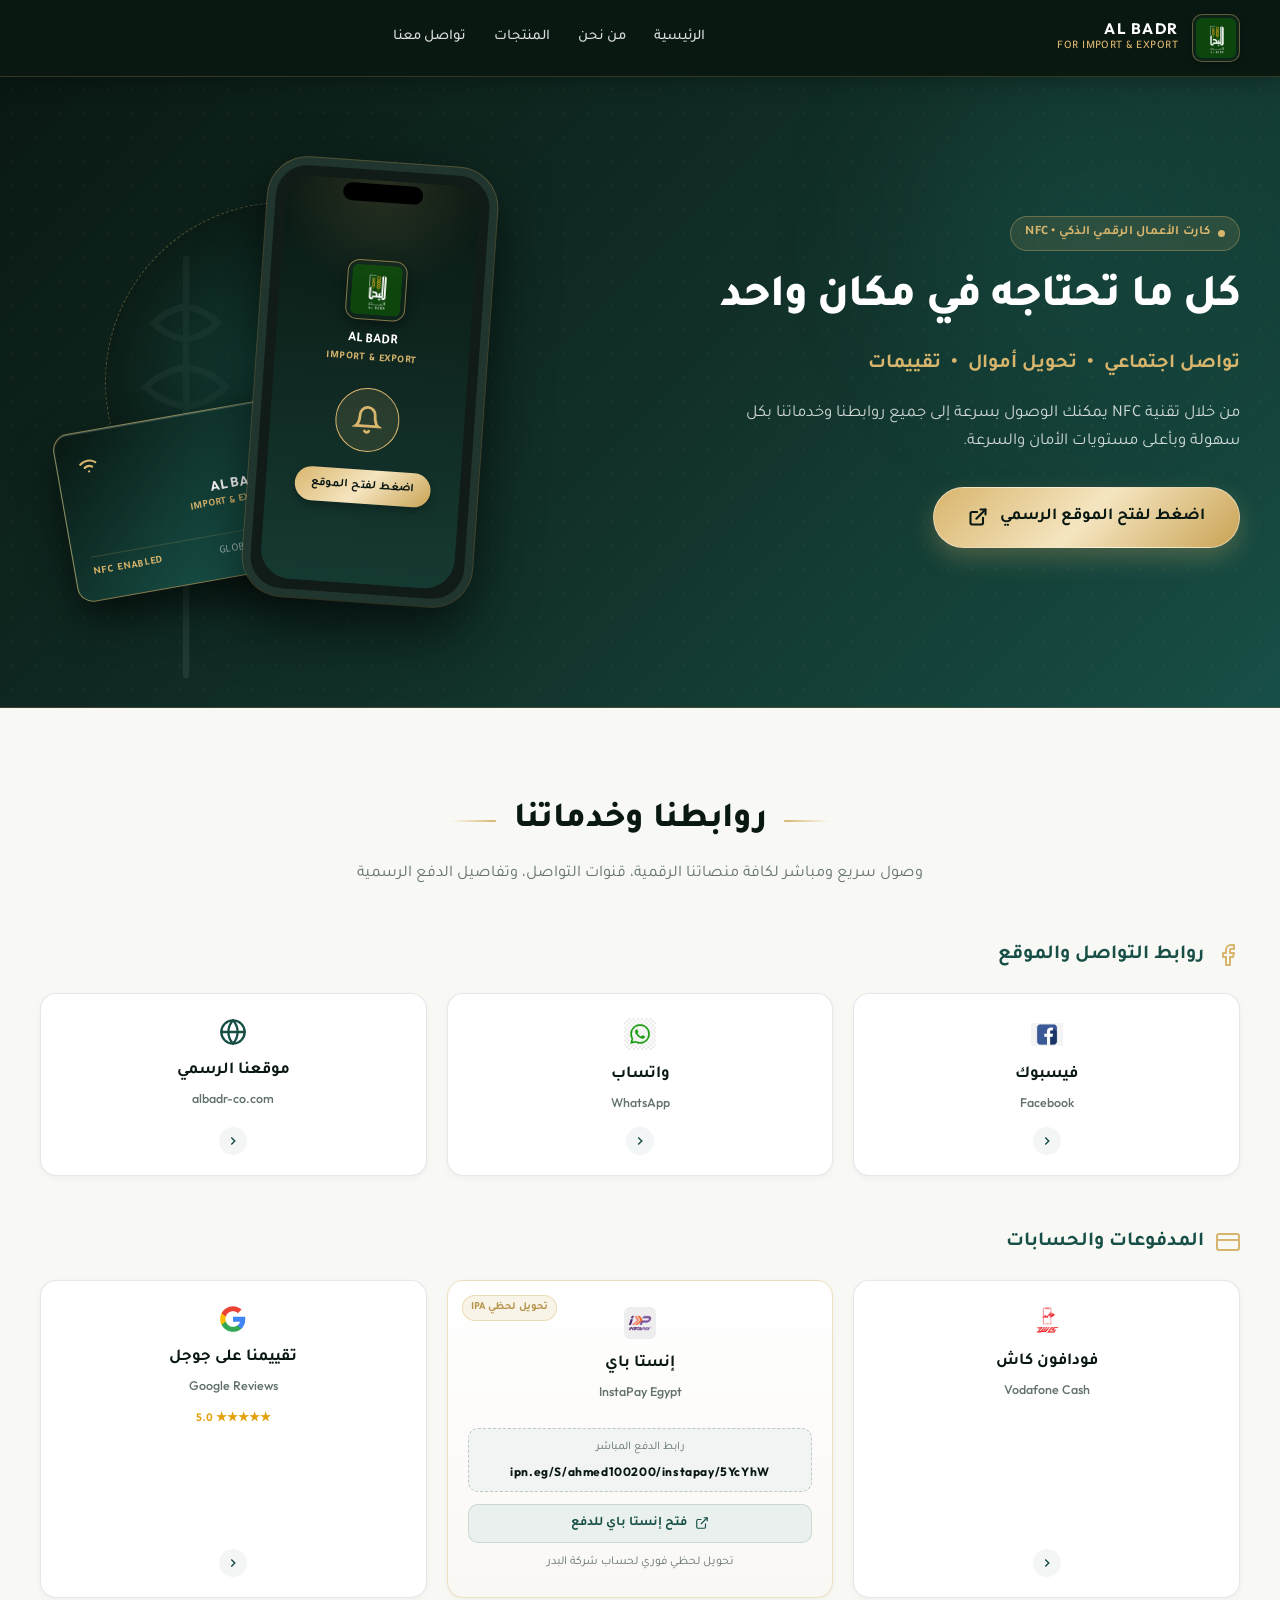
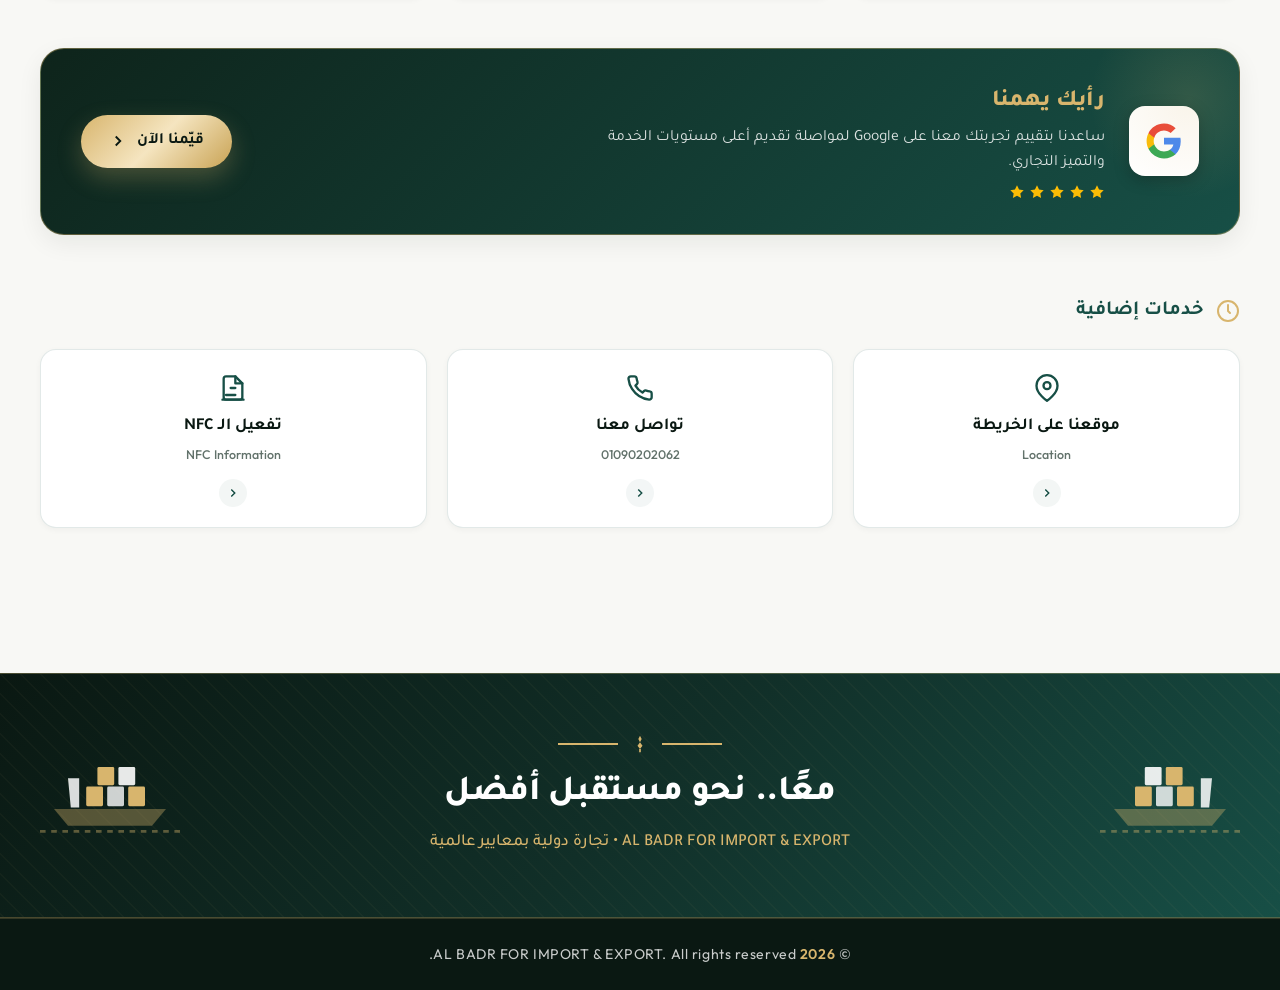
<file: index.html>
<!DOCTYPE html>
<html lang="ar" dir="rtl">
<head>
  <meta charset="UTF-8">
  <meta name="viewport" content="width=device-width, initial-scale=1.0">
  <title>AL BADR FOR IMPORT & EXPORT | كارت الأعمال الذكي NFC</title>
  <meta name="description" content="البطاقة الذكية لشركة البدر للاستيراد والتصدير - بلمسة واحدة عبر NFC للوصول إلى كافة قنوات التواصل، الخدمات، وسائل الدفع، والموقع الرسمي.">
  
  <!-- Favicon -->
  <link rel="icon" type="image/jpeg" href="logo.jpeg">
  
  <!-- Google Fonts: Tajawal (Arabic) + Outfit (Latin) -->
  <link rel="preconnect" href="https://fonts.googleapis.com">
  <link rel="preconnect" href="https://fonts.gstatic.com" crossorigin>
  <link href="https://fonts.googleapis.com/css2?family=Outfit:wght@400;500;600;700;800&family=Tajawal:wght@400;500;700;800;900&display=swap" rel="stylesheet">
  
  <!-- Stylesheet -->
  <link rel="stylesheet" href="style.css">
</head>
<body dir="rtl">

  <!-- ==========================================================================
       Header Section
       ========================================================================== -->
  <header class="site-header" id="mainHeader">
    <div class="container header-container">
      <!-- Brand Identity / Logo -->
      <div class="brand-identity" id="brandIdentity">
        <div class="brand-logo-frame">
          <img src="logo.jpeg" alt="شعار شركة البدر للاستيراد والتصدير" class="brand-logo-img">
        </div>
        <div class="brand-text">
          <span class="brand-name-en">AL BADR</span>
          <span class="brand-sub-tag" id="headerTagline">FOR IMPORT &amp; EXPORT</span>
        </div>
      </div>

      <!-- Navigation Links -->
      <nav class="header-nav" aria-label="التنقل الرئيسي">
        <a href="#hero" class="nav-link" id="navHome">الرئيسية</a>
        <a href="#services" class="nav-link" id="navAbout">من نحن</a>
        <a href="#services" class="nav-link" id="navProducts">المنتجات</a>
        <a href="#footer" class="nav-link" id="navContact">تواصل معنا</a>
      </nav>

      <!-- Mobile Toggle -->
      <div class="header-actions">
        <button type="button" class="hamburger-btn" id="mobileMenuBtn" aria-label="فتح القائمة">
          <span></span>
          <span></span>
          <span></span>
        </button>
      </div>
    </div>

    <!-- Mobile Navigation Drawer -->
    <div class="mobile-nav-drawer" id="mobileDrawer">
      <a href="#hero" class="mobile-nav-link" id="mobNavHome">الرئيسية</a>
      <a href="#services" class="mobile-nav-link" id="mobNavAbout">من نحن</a>
      <a href="#services" class="mobile-nav-link" id="mobNavProducts">المنتجات</a>
      <a href="#footer" class="mobile-nav-link" id="mobNavContact">تواصل معنا</a>
    </div>
  </header>

  <!-- ==========================================================================
       Hero Section
       ========================================================================== -->
  <section class="hero-section" id="hero">
    <!-- Visual background patterns -->
    <div class="hero-bg-overlay">
      <div class="hero-radial-glow"></div>
      <div class="hero-mesh-pattern"></div>
      <!-- Decorative wheat vector motif from Al Badr Logo -->
      <svg class="hero-wheat-pattern" viewBox="0 0 200 300" fill="none" xmlns="http://www.w3.org/2000/svg">
        <path d="M100 280V20M80 60C90 70 100 70 100 70C100 70 110 70 120 60C110 50 100 50 100 50C100 50 90 50 80 60ZM75 100C87 112 100 112 100 112C100 112 113 112 125 100C113 88 100 88 100 88C100 88 87 88 75 100ZM75 140C87 152 100 152 100 152C100 152 113 152 125 140C113 128 100 128 100 128C100 128 87 128 75 140ZM75 180C87 192 100 192 100 192C100 192 113 192 125 180C113 168 100 168 100 168C100 168 87 168 75 180Z" stroke="currentColor" stroke-width="4" stroke-linecap="round"/>
      </svg>
    </div>

    <div class="container hero-grid">
      <!-- Hero Content (Right in RTL) -->
      <div class="hero-content">
        <div class="hero-badge">
          <span class="hero-badge-dot"></span>
          <span id="heroBadgeText">كارت الأعمال الرقمي الذكي • NFC</span>
        </div>

        <h1 class="hero-title" id="heroTitle">
          كل ما تحتاجه في <span>مكان واحد</span>
        </h1>

        <div class="hero-subtitle" id="heroSubtitle">
          <span>تواصل اجتماعي</span>
          <span>•</span>
          <span>تحويل أموال</span>
          <span>•</span>
          <span>تقييمات</span>
        </div>

        <p class="hero-desc" id="heroDesc">
          من خلال تقنية NFC يمكنك الوصول بسرعة إلى جميع روابطنا وخدماتنا بكل سهولة وبأعلى مستويات الأمان والسرعة.
        </p>

        <div class="hero-cta-wrapper">
          <a href="https://albadr-co.com" target="_blank" rel="noopener noreferrer" class="btn-gold-cta" id="btnOfficialSiteCTA" aria-label="اضغط لفتح الموقع الرسمي">
            <span id="ctaBtnText">اضغط لفتح الموقع الرسمي</span>
            <svg viewBox="0 0 24 24" fill="none" stroke="currentColor" stroke-width="2.5" stroke-linecap="round" stroke-linejoin="round">
              <path d="M18 13v6a2 2 0 0 1-2 2H5a2 2 0 0 1-2-2V8a2 2 0 0 1 2-2h6"></path>
              <polyline points="15 3 21 3 21 9"></polyline>
              <line x1="10" y1="14" x2="21" y2="3"></line>
            </svg>
          </a>
        </div>
      </div>

      <!-- Hero Visual (Left in RTL): Realistic Smartphone & NFC Card Mockup -->
      <div class="hero-visual-wrapper">
        <div class="mockup-scene">
          <!-- Backdrop Cargo / Global Trade Orbit -->
          <div class="scene-backdrop"></div>

          <!-- Physical NFC Business Card Realistic Mockup -->
          <div class="nfc-card-mockup" id="nfcCardMockup">
            <div class="nfc-card-top">
              <div class="nfc-chip-icon"></div>
              <svg class="nfc-waves-icon" viewBox="0 0 24 24" fill="none" stroke="currentColor" stroke-width="2" stroke-linecap="round">
                <path d="M5 12.55a11 11 0 0 1 14.08 0"></path>
                <path d="M8.53 16.11a6 6 0 0 1 6.95 0"></path>
                <path d="M12 20h.01"></path>
              </svg>
            </div>

            <div class="nfc-card-middle">
              <div class="nfc-card-logo-mini">
                <img src="logo.jpeg" alt="Logo" class="brand-logo-img">
              </div>
              <div>
                <div class="nfc-card-title">AL BADR</div>
                <div style="font-size: 0.65rem; color: #D8B56D; font-weight:600;">IMPORT &amp; EXPORT</div>
              </div>
            </div>

            <div class="nfc-card-bottom">
              <span class="nfc-card-holder">GLOBAL TRADE CARD</span>
              <span class="nfc-badge-pill">NFC ENABLED</span>
            </div>
          </div>

          <!-- Smartphone Screen Mockup -->
          <div class="smartphone-mockup" id="phoneMockup">
            <div class="phone-island"></div>
            <div class="phone-screen">
              <div class="phone-logo-badge">
                <img src="logo.jpeg" alt="AL BADR" class="brand-logo-img">
              </div>
              <div class="phone-company-title">AL BADR</div>
              <div class="phone-company-sub">IMPORT &amp; EXPORT</div>

              <!-- Animated NFC Radar / Sensor -->
              <div class="phone-nfc-sensor" aria-hidden="true">
                <svg width="30" height="30" viewBox="0 0 24 24" fill="none" stroke="currentColor" stroke-width="2.2" stroke-linecap="round">
                  <path d="M6 8a6 6 0 0 1 12 0c0 7 3 9 3 9H3s3-2 3-9"></path>
                  <path d="M10.3 21a1.94 1.94 0 0 0 3.4 0"></path>
                </svg>
              </div>

              <div class="phone-prompt-text" id="phonePromptText">
                اضغط لفتح الموقع
              </div>
            </div>
          </div>
        </div>
      </div>
    </div>
  </section>

  <!-- ==========================================================================
       Links & Services Section (The Core Section)
       ========================================================================== -->
  <main class="services-section" id="services">
    <div class="container">
      
      <!-- Section Header -->
      <div class="section-header">
        <div class="section-title-wrap">
          <span class="title-line right"></span>
          <h2 class="section-main-title" id="secTitle">روابطنا وخدماتنا</h2>
          <span class="title-line"></span>
        </div>
        <p class="section-sub-desc" id="secSubDesc">
          وصول سريع ومباشر لكافة منصاتنا الرقمية، قنوات التواصل، وتفاصيل الدفع الرسمية
        </p>
      </div>

      <!-- 1. روابط التواصل الاجتماعي والموقع الرسمي -->
      <div class="category-block">
        <h3 class="category-heading">
          <svg class="category-heading-icon" viewBox="0 0 24 24" fill="none" stroke="currentColor" stroke-width="2" stroke-linecap="round" stroke-linejoin="round">
            <path d="M18 2h-3a5 5 0 0 0-5 5v3H7v4h3v8h4v-8h3l1-4h-4V7a1 1 0 0 1 1-1h3z"></path>
          </svg>
          <span id="catSocialTitle">روابط التواصل والموقع</span>
        </h3>

        <div class="services-grid services-grid-social">
          
          <!-- Card 1: فيسبوك -->
          <a href="https://www.facebook.com/share/1CD3wPYG4r/" target="_blank" rel="noopener noreferrer" class="service-card" data-brand="facebook" aria-label="فيسبوك">
            <div class="card-icon-frame">
              <img src="facebook.jpg" alt="Facebook" class="card-brand-img">
            </div>
            <div class="card-name-ar">فيسبوك</div>
            <div class="card-name-en">Facebook</div>
            <div class="card-arrow" aria-hidden="true">
              <svg viewBox="0 0 24 24" fill="none" stroke="currentColor" stroke-width="2.5"><polyline points="9 18 15 12 9 6"></polyline></svg>
            </div>
          </a>

          <!-- Card 2: واتساب -->
          <a href="https://wa.me/201090202062" target="_blank" rel="noopener noreferrer" class="service-card" data-brand="whatsapp" aria-label="واتساب">
            <div class="card-icon-frame">
              <img src="whatsapp.jpg" alt="WhatsApp" class="card-brand-img">
            </div>
            <div class="card-name-ar">واتساب</div>
            <div class="card-name-en">WhatsApp</div>
            <div class="card-arrow" aria-hidden="true">
              <svg viewBox="0 0 24 24" fill="none" stroke="currentColor" stroke-width="2.5"><polyline points="9 18 15 12 9 6"></polyline></svg>
            </div>
          </a>

          <!-- Card 3: الموقع الرسمي -->
          <a href="https://albadr-co.com" target="_blank" rel="noopener noreferrer" class="service-card" data-brand="official" aria-label="موقعنا الرسمي">
            <div class="card-icon-frame">
              <svg viewBox="0 0 24 24" fill="none" stroke="currentColor" stroke-width="2" stroke-linecap="round" stroke-linejoin="round">
                <circle cx="12" cy="12" r="10"></circle>
                <line x1="2" y1="12" x2="22" y2="12"></line>
                <path d="M12 2a15.3 15.3 0 0 1 4 10 15.3 15.3 0 0 1-4 10 15.3 15.3 0 0 1-4-10 15.3 15.3 0 0 1 4-10z"></path>
              </svg>
            </div>
            <div class="card-name-ar">موقعنا الرسمي</div>
            <div class="card-name-en">albadr-co.com</div>
            <div class="card-arrow" aria-hidden="true">
              <svg viewBox="0 0 24 24" fill="none" stroke="currentColor" stroke-width="2.5"><polyline points="9 18 15 12 9 6"></polyline></svg>
            </div>
          </a>

        </div>
      </div>

      <!-- 2. المدفوعات والتقييمات -->
      <div class="category-block">
        <h3 class="category-heading">
          <svg class="category-heading-icon" viewBox="0 0 24 24" fill="none" stroke="currentColor" stroke-width="2" stroke-linecap="round" stroke-linejoin="round">
            <rect x="1" y="4" width="22" height="16" rx="2" ry="2"></rect>
            <line x1="1" y1="10" x2="23" y2="10"></line>
          </svg>
          <span id="catPaymentTitle">المدفوعات والحسابات</span>
        </h3>

        <div class="services-grid services-grid-payments">
          
          <!-- Card 4: فودافون كاش -->
          <a href="vodafone.html" class="service-card" data-brand="vodafone" aria-label="فودافون كاش">
            <div class="card-icon-frame">
              <img src="vodafone.png" alt="Vodafone Cash" class="card-brand-img">
            </div>
            <div class="card-name-ar">فودافون كاش</div>
            <div class="card-name-en">Vodafone Cash</div>
            <div class="card-arrow" aria-hidden="true">
              <svg viewBox="0 0 24 24" fill="none" stroke="currentColor" stroke-width="2.5"><polyline points="9 18 15 12 9 6"></polyline></svg>
            </div>
          </a>

          <!-- Card 5: إنستا باي -->
          <div class="service-card payment-card-special" data-brand="instapay" aria-label="إنستا باي">
            <div class="payment-card-badge">تحويل لحظي IPA</div>
            <div class="card-icon-frame">
              <img src="InstaPay-Logo.webp" alt="InstaPay" class="card-brand-img">
            </div>
            <div class="card-name-ar">إنستا باي</div>
            <div class="card-name-en">InstaPay Egypt</div>
            
            <!-- Payment Data & Open Link Button -->
            <div class="payment-data-field">
              <span class="data-field-label">رابط الدفع المباشر</span>
              <span class="data-field-value" style="font-size:0.75rem; word-break:break-all;">ipn.eg/S/ahmed100200/instapay/5YcYhW</span>
            </div>
            <a href="https://ipn.eg/S/ahmed100200/instapay/5YcYhW" target="_blank" rel="noopener noreferrer" class="payment-copy-btn btn-instapay-action" aria-label="فتح إنستا باي للدفع">
              <svg width="14" height="14" viewBox="0 0 24 24" fill="none" stroke="currentColor" stroke-width="2">
                <path d="M18 13v6a2 2 0 0 1-2 2H5a2 2 0 0 1-2-2V8a2 2 0 0 1 2-2h6"></path>
                <polyline points="15 3 21 3 21 9"></polyline>
                <line x1="10" y1="14" x2="21" y2="3"></line>
              </svg>
              <span>فتح إنستا باي للدفع</span>
            </a>
            <div class="payment-instructions-text">
              تحويل لحظي فوري لحساب شركة البدر
            </div>
          </div>

          <!-- Card 6: تقييمنا على جوجل (Card View) -->
          <a href="https://g.page/r/CVrJLBZkpfQ6EBM/review" target="_blank" rel="noopener noreferrer" class="service-card" data-brand="reviews" aria-label="تقييمنا على جوجل">
            <div class="card-icon-frame">
              <svg viewBox="0 0 24 24">
                <path fill="#4285F4" d="M22.56 12.25c0-.78-.07-1.53-.2-2.25H12v4.26h5.92c-.26 1.37-1.04 2.53-2.21 3.31v2.77h3.57c2.08-1.92 3.28-4.74 3.28-8.09z"/>
                <path fill="#34A853" d="M12 23c2.97 0 5.46-.98 7.28-2.66l-3.57-2.77c-.98.66-2.23 1.06-3.71 1.06-2.86 0-5.29-1.93-6.16-4.53H2.18v2.84C3.99 20.53 7.7 23 12 23z"/>
                <path fill="#FBBC05" d="M5.84 14.09c-.22-.66-.35-1.36-.35-2.09s.13-1.43.35-2.09V7.06H2.18C1.43 8.55 1 10.22 1 12s.43 3.45 1.18 4.94l2.85-2.22.81-.63z"/>
                <path fill="#EA4335" d="M12 5.38c1.62 0 3.06.56 4.21 1.64l3.15-3.15C17.45 2.09 14.97 1 12 1 7.7 1 3.99 3.47 2.18 7.06l3.66 2.84c.87-2.6 3.3-4.52 6.16-4.52z"/>
              </svg>
            </div>
            <div class="card-name-ar">تقييمنا على جوجل</div>
            <div class="card-name-en">Google Reviews</div>
            <div style="font-size: 0.75rem; color: #E3A008; font-weight: 700; margin-bottom: 8px;">★★★★★ 5.0</div>
            <div class="card-arrow" aria-hidden="true">
              <svg viewBox="0 0 24 24" fill="none" stroke="currentColor" stroke-width="2.5"><polyline points="9 18 15 12 9 6"></polyline></svg>
            </div>
          </a>

        </div>
      </div>

      <!-- Feature Card: رأيك يهمنا (Dedicated Highlight Box) -->
      <div class="reviews-feature-container">
        <div class="reviews-feature-card">
          <div class="reviews-content-side">
            <div class="google-icon-box">
              <svg viewBox="0 0 24 24">
                <path fill="#4285F4" d="M22.56 12.25c0-.78-.07-1.53-.2-2.25H12v4.26h5.92c-.26 1.37-1.04 2.53-2.21 3.31v2.77h3.57c2.08-1.92 3.28-4.74 3.28-8.09z"/>
                <path fill="#34A853" d="M12 23c2.97 0 5.46-.98 7.28-2.66l-3.57-2.77c-.98.66-2.23 1.06-3.71 1.06-2.86 0-5.29-1.93-6.16-4.53H2.18v2.84C3.99 20.53 7.7 23 12 23z"/>
                <path fill="#FBBC05" d="M5.84 14.09c-.22-.66-.35-1.36-.35-2.09s.13-1.43.35-2.09V7.06H2.18C1.43 8.55 1 10.22 1 12s.43 3.45 1.18 4.94l2.85-2.22.81-.63z"/>
                <path fill="#EA4335" d="M12 5.38c1.62 0 3.06.56 4.21 1.64l3.15-3.15C17.45 2.09 14.97 1 12 1 7.7 1 3.99 3.47 2.18 7.06l3.66 2.84c.87-2.6 3.3-4.52 6.16-4.52z"/>
              </svg>
            </div>
            <div class="reviews-text-wrap">
              <h3 id="revTitle">رأيك يهمنا</h3>
              <p id="revDesc">ساعدنا بتقييم تجربتك معنا على Google لمواصلة تقديم أعلى مستويات الخدمة والتميز التجاري.</p>
              <div class="reviews-stars" aria-label="تقييم 5 نجوم">
                <svg viewBox="0 0 24 24"><polygon points="12 2 15.09 8.26 22 9.27 17 14.14 18.18 21.02 12 17.77 5.82 21.02 7 14.14 2 9.27 8.91 8.26 12 2"/></svg>
                <svg viewBox="0 0 24 24"><polygon points="12 2 15.09 8.26 22 9.27 17 14.14 18.18 21.02 12 17.77 5.82 21.02 7 14.14 2 9.27 8.91 8.26 12 2"/></svg>
                <svg viewBox="0 0 24 24"><polygon points="12 2 15.09 8.26 22 9.27 17 14.14 18.18 21.02 12 17.77 5.82 21.02 7 14.14 2 9.27 8.91 8.26 12 2"/></svg>
                <svg viewBox="0 0 24 24"><polygon points="12 2 15.09 8.26 22 9.27 17 14.14 18.18 21.02 12 17.77 5.82 21.02 7 14.14 2 9.27 8.91 8.26 12 2"/></svg>
                <svg viewBox="0 0 24 24"><polygon points="12 2 15.09 8.26 22 9.27 17 14.14 18.18 21.02 12 17.77 5.82 21.02 7 14.14 2 9.27 8.91 8.26 12 2"/></svg>
              </div>
            </div>
          </div>
          <a href="https://g.page/r/CVrJLBZkpfQ6EBM/review" target="_blank" rel="noopener noreferrer" class="btn-review-cta" id="btnReviewCTA" aria-label="قيّمنا الآن على جوجل">
            <span id="revBtnText">قيّمنا الآن</span>
            <svg width="18" height="18" viewBox="0 0 24 24" fill="none" stroke="currentColor" stroke-width="2.5"><polyline points="9 18 15 12 9 6"></polyline></svg>
          </a>
        </div>
      </div>

      <!-- 3. خدمات إضافية -->
      <div class="category-block">
        <h3 class="category-heading">
          <svg class="category-heading-icon" viewBox="0 0 24 24" fill="none" stroke="currentColor" stroke-width="2" stroke-linecap="round" stroke-linejoin="round">
            <circle cx="12" cy="12" r="10"></circle>
            <polyline points="12 6 12 12 14 14"></polyline>
          </svg>
          <span id="catExtraTitle">خدمات إضافية</span>
        </h3>

        <div class="services-grid services-grid-extra">
          
          <!-- Card 7: موقعنا على الخريطة -->
          <a href="https://maps.app.goo.gl/iHnxEnMg4FUuf2rY8" target="_blank" rel="noopener noreferrer" class="service-card" data-brand="maps" aria-label="موقعنا على الخريطة">
            <div class="card-icon-frame">
              <svg viewBox="0 0 24 24" fill="none" stroke="currentColor" stroke-width="2" stroke-linecap="round" stroke-linejoin="round">
                <path d="M21 10c0 7-9 13-9 13s-9-6-9-13a9 9 0 0 1 18 0z"></path>
                <circle cx="12" cy="10" r="3"></circle>
              </svg>
            </div>
            <div class="card-name-ar">موقعنا على الخريطة</div>
            <div class="card-name-en">Location</div>
            <div class="card-arrow" aria-hidden="true">
              <svg viewBox="0 0 24 24" fill="none" stroke="currentColor" stroke-width="2.5"><polyline points="9 18 15 12 9 6"></polyline></svg>
            </div>
          </a>

          <!-- Card 8: تواصل معنا -->
          <a href="tel:01090202062" class="service-card" data-brand="contact" aria-label="تواصل معنا">
            <div class="card-icon-frame">
              <svg viewBox="0 0 24 24" fill="none" stroke="currentColor" stroke-width="2" stroke-linecap="round" stroke-linejoin="round">
                <path d="M22 16.92v3a2 2 0 0 1-2.18 2 19.79 19.79 0 0 1-8.63-3.07 19.5 19.5 0 0 1-6-6 19.79 19.79 0 0 1-3.07-8.67A2 2 0 0 1 4.11 2h3a2 2 0 0 1 2 1.72 12.84 12.84 0 0 0 .7 2.81 2 2 0 0 1-.45 2.11L8.09 9.91a16 16 0 0 0 6 6l1.27-1.27a2 2 0 0 1 2.11-.45 12.84 12.84 0 0 0 2.81.7A2 2 0 0 1 22 16.92z"></path>
              </svg>
            </div>
            <div class="card-name-ar">تواصل معنا</div>
            <div class="card-name-en">01090202062</div>
            <div class="card-arrow" aria-hidden="true">
              <svg viewBox="0 0 24 24" fill="none" stroke="currentColor" stroke-width="2.5"><polyline points="9 18 15 12 9 6"></polyline></svg>
            </div>
          </a>

          <!-- Card 9: تفعيل الـ NFC وفتح الموقع -->
          <a href="https://albadr-co.com" target="_blank" rel="noopener noreferrer" class="service-card" data-brand="nfc-info" aria-label="تفعيل الـ NFC وفتح الموقع">
            <div class="card-icon-frame">
              <svg viewBox="0 0 24 24" fill="none" stroke="currentColor" stroke-width="2" stroke-linecap="round" stroke-linejoin="round">
                <path d="M6 18h8"></path>
                <path d="M3 22h18"></path>
                <path d="M14 2H6a2 2 0 0 0-2 2v16a2 2 0 0 0 2 2h12a2 2 0 0 0 2-2V8z"></path>
                <polyline points="14 2 14 8 20 8"></polyline>
                <line x1="10" y1="12" x2="14" y2="12"></line>
              </svg>
            </div>
            <div class="card-name-ar">تفعيل الـ NFC</div>
            <div class="card-name-en">NFC Information</div>
            <div class="card-arrow" aria-hidden="true">
              <svg viewBox="0 0 24 24" fill="none" stroke="currentColor" stroke-width="2.5"><polyline points="9 18 15 12 9 6"></polyline></svg>
            </div>
          </a>

        </div>
      </div>

    </div>
  </main>

  <!-- ==========================================================================
       Closing Banner Section
       ========================================================================== -->
  <section class="closing-banner-section" aria-label="بانر ختامي">
    <div class="banner-backdrop-pattern"></div>
    <div class="container banner-inner-layout">
      <!-- Cargo Vessel / International Shipping Artwork -->
      <div class="banner-cargo-art" aria-hidden="true">
        <svg viewBox="0 0 100 60" fill="currentColor">
          <!-- Stylized Cargo Container Ship -->
          <path d="M10 40 L90 40 L80 52 L20 52 Z" opacity="0.9"/>
          <rect x="25" y="24" width="12" height="14" rx="1" fill="#D8B56D"/>
          <rect x="40" y="24" width="12" height="14" rx="1" fill="#FFFFFF" opacity="0.8"/>
          <rect x="55" y="24" width="12" height="14" rx="1" fill="#D8B56D"/>
          <rect x="32" y="10" width="12" height="13" rx="1" fill="#FFFFFF" opacity="0.9"/>
          <rect x="47" y="10" width="12" height="13" rx="1" fill="#D8B56D"/>
          <path d="M72 18 L80 18 L78 39 L72 39 Z" fill="#FFFFFF" opacity="0.85"/>
          <line x1="0" y1="56" x2="100" y2="56" stroke="currentColor" stroke-width="2" stroke-dasharray="4 4"/>
        </svg>
      </div>

      <!-- Center Text -->
      <div class="banner-text-content">
        <div class="banner-decorative-line">
          <span class="banner-line-gold"></span>
          <svg class="banner-wheat-icon" viewBox="0 0 24 24" fill="currentColor">
            <path d="M12 2L14 6L12 10L10 6Z M12 10L15 14L12 18L9 14Z M11 18H13V22H11Z"/>
          </svg>
          <span class="banner-line-gold"></span>
        </div>
        <h2 class="banner-headline" id="bannerHeadline">معًا.. نحو مستقبل أفضل</h2>
        <div class="banner-subheadline" id="bannerSubHeadline">AL BADR FOR IMPORT &amp; EXPORT • تجارة دولية بمعايير عالمية</div>
      </div>

      <!-- Balanced Side Cargo Artwork -->
      <div class="banner-cargo-art" aria-hidden="true" style="transform: scaleX(-1);">
        <svg viewBox="0 0 100 60" fill="currentColor">
          <path d="M10 40 L90 40 L80 52 L20 52 Z" opacity="0.9"/>
          <rect x="25" y="24" width="12" height="14" rx="1" fill="#D8B56D"/>
          <rect x="40" y="24" width="12" height="14" rx="1" fill="#FFFFFF" opacity="0.8"/>
          <rect x="55" y="24" width="12" height="14" rx="1" fill="#D8B56D"/>
          <rect x="32" y="10" width="12" height="13" rx="1" fill="#FFFFFF" opacity="0.9"/>
          <rect x="47" y="10" width="12" height="13" rx="1" fill="#D8B56D"/>
          <path d="M72 18 L80 18 L78 39 L72 39 Z" fill="#FFFFFF" opacity="0.85"/>
          <line x1="0" y1="56" x2="100" y2="56" stroke="currentColor" stroke-width="2" stroke-dasharray="4 4"/>
        </svg>
      </div>
    </div>
  </section>

  <!-- ==========================================================================
       Footer Section (Minimal Copyright Only)
       ========================================================================== -->
  <footer class="site-footer" id="footer">
    <div class="container footer-minimal-container">
      <div class="copyright-text">
        &copy; <span id="currentYear">2026</span> AL BADR FOR IMPORT &amp; EXPORT. All rights reserved.
      </div>
    </div>
  </footer>

  <!-- Script logic -->
  <script type="module" src="app.js"></script>
</body>
</html>
</file>
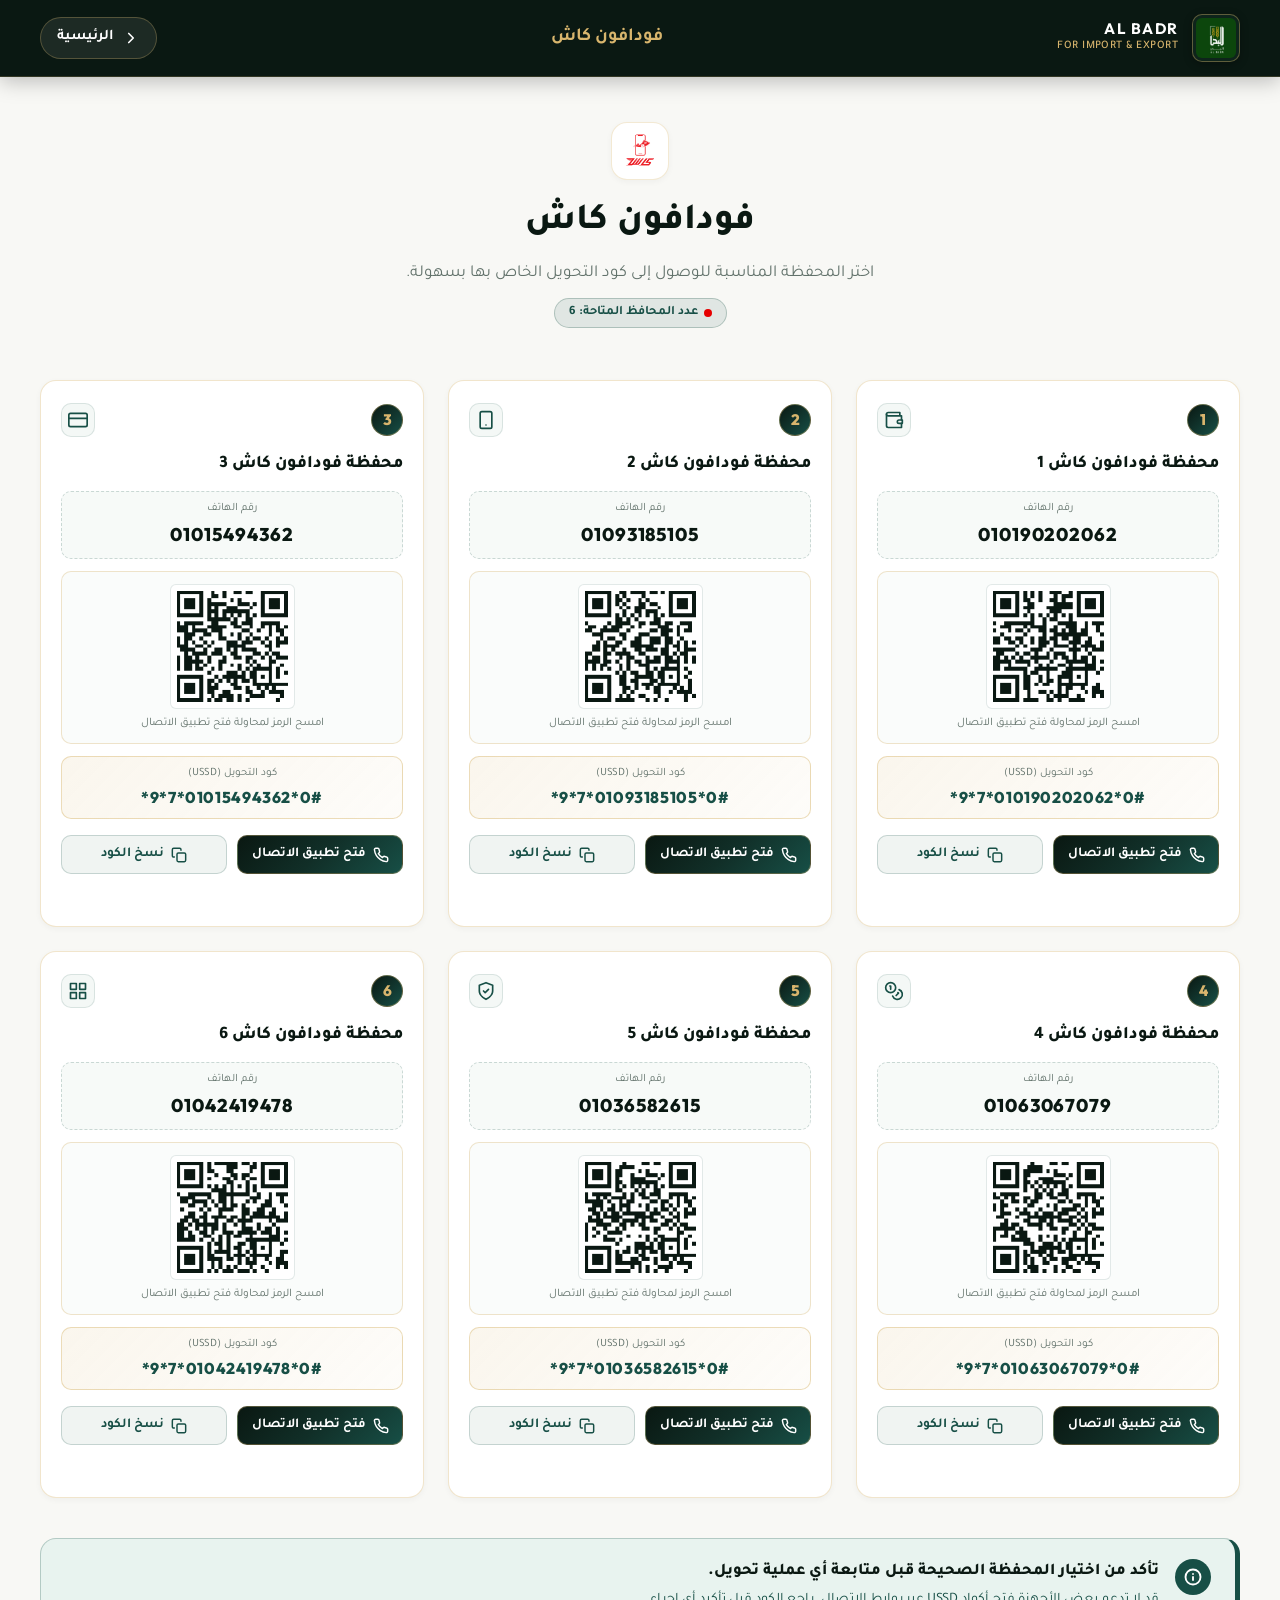
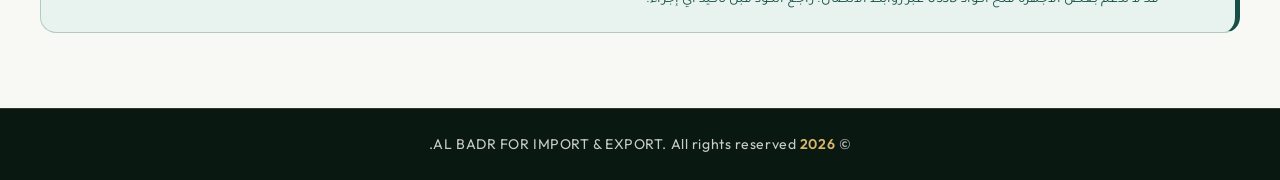
<file: vodafone.html>
<!DOCTYPE html>
<html lang="ar" dir="rtl">
<head>
  <meta charset="UTF-8">
  <meta name="viewport" content="width=device-width, initial-scale=1.0">
  <title>AL BADR FOR IMPORT & EXPORT | فودافون كاش</title>
  <meta name="description" content="محافظ فودافون كاش لشركة البدر للاستيراد والتصدير.">

  <link rel="icon" type="image/jpeg" href="logo.jpeg">
  <link rel="preconnect" href="https://fonts.googleapis.com">
  <link rel="preconnect" href="https://fonts.gstatic.com" crossorigin>
  <link href="https://fonts.googleapis.com/css2?family=Outfit:wght@400;500;600;700;800&family=Tajawal:wght@400;500;700;800;900&display=swap" rel="stylesheet">
  <link rel="stylesheet" href="style.css">

  <script src="qrcode.min.js"></script>
  <script>
    if (typeof QRCode === "undefined") {
      document.write('<script src="https://cdnjs.cloudflare.com/ajax/libs/qrcodejs/1.0.0/qrcode.min.js"><\/script>');
    }
  </script>

  <style>
    .subpage-header-container {
      display:flex; align-items:center; justify-content:space-between; height:76px;
    }
    .btn-back-home {
      display:inline-flex; align-items:center; gap:8px; color:var(--color-white);
      font-size:.92rem; font-weight:600; padding:8px 16px;
      border-radius:var(--radius-full); background:rgba(255,255,255,.08);
      border:1px solid rgba(216,181,109,.3); transition:all var(--transition-fast);
      cursor:pointer; text-decoration:none;
    }
    .btn-back-home:hover {
      background:var(--color-accent-gold); color:var(--color-primary-dark);
      border-color:var(--color-accent-gold); transform:translateX(3px);
    }
    .btn-back-home svg {width:18px;height:18px}
    .header-subpage-title {
      font-size:1.15rem;font-weight:700;color:var(--color-accent-gold);
    }
    .vodafone-page-main {padding:45px 0 75px;min-height:calc(100vh - 150px)}
    .vodafone-header-block {text-align:center;max-width:720px;margin:0 auto 40px}
    .vodafone-top-icon-box {
      width:58px;height:58px;margin:0 auto 14px;background:#fff;
      border-radius:var(--radius-md);box-shadow:var(--shadow-sm);
      border:1px solid rgba(216,181,109,.3);display:flex;
      align-items:center;justify-content:center;padding:8px;
    }
    .vodafone-top-icon-box img {width:100%;height:100%;object-fit:contain}
    .vodafone-badge-count {
      display:inline-flex;align-items:center;gap:6px;
      background:rgba(23,79,70,.1);border:1px solid rgba(23,79,70,.25);
      color:var(--color-secondary-green);font-size:.8rem;font-weight:700;
      padding:4px 14px;border-radius:var(--radius-full);margin-bottom:12px;
    }
    .vodafone-badge-count-dot {width:8px;height:8px;border-radius:50%;background:#e60000}
    .vodafone-main-heading {
      font-size:2.3rem;font-weight:800;color:var(--color-primary-dark);margin-bottom:8px;
    }
    .vodafone-desc-text {font-size:1.05rem;color:var(--color-text-muted);line-height:1.6}
    .wallets-grid {
      display:grid;grid-template-columns:repeat(3,minmax(0,1fr));
      gap:24px;margin-bottom:40px;
    }
    .wallet-card {
      background:var(--color-white);border:1px solid rgba(216,181,109,.35);
      border-radius:var(--radius-md);padding:22px 20px;display:flex;
      flex-direction:column;position:relative;box-shadow:var(--shadow-sm);
      transition:transform var(--transition-smooth),box-shadow var(--transition-smooth),border-color var(--transition-smooth);
      min-width:0;
    }
    .wallet-card:hover {
      transform:translateY(-4px);box-shadow:var(--shadow-md);
      border-color:var(--color-accent-gold);
    }
    .wallet-card-header {display:flex;align-items:center;justify-content:space-between;margin-bottom:14px}
    .wallet-serial-badge {
      width:32px;height:32px;border-radius:50%;
      background:linear-gradient(135deg,#0A1812,#174F46);
      color:var(--color-accent-gold);font-weight:800;font-size:.95rem;
      font-family:var(--font-latin);display:flex;align-items:center;justify-content:center;
      border:1px solid rgba(216,181,109,.4);
    }
    .wallet-icon-holder {
      width:34px;height:34px;border-radius:var(--radius-sm);background:#F4F8F6;
      border:1px solid rgba(23,79,70,.12);display:flex;align-items:center;
      justify-content:center;color:var(--color-secondary-green);
    }
    .wallet-icon-holder svg {width:20px;height:20px}
    .wallet-title {
      font-size:1.1rem;font-weight:800;color:var(--color-primary-dark);margin-bottom:12px;
    }
    .wallet-data-row {
      background:#F7FAF8;border:1px dashed rgba(23,79,70,.2);
      border-radius:var(--radius-sm);padding:8px 12px;margin-bottom:12px;text-align:center;
    }
    .wallet-data-label {
      font-size:.7rem;color:var(--color-text-muted);margin-bottom:2px;display:block;
    }
    .wallet-phone-val {
      font-family:var(--font-latin);font-size:1.15rem;font-weight:800;
      color:var(--color-primary-dark);letter-spacing:.05em;direction:ltr;display:block;
    }
    .wallet-qr-wrapper {
      background:#FAFCFB;border:1px solid rgba(216,181,109,.35);
      border-radius:var(--radius-sm);padding:12px 10px 10px;display:flex;
      flex-direction:column;align-items:center;justify-content:center;margin-bottom:12px;
    }
    .wallet-qr-box {
      width:125px;height:125px;box-sizing:border-box;background:#fff;padding:6px;
      border-radius:6px;border:1px solid rgba(23,79,70,.12);
      display:flex;align-items:center;justify-content:center;overflow:hidden;
    }
    .wallet-qr-box canvas,.wallet-qr-box img {
      display:block;max-width:100%;max-height:100%;width:100%;height:100%;object-fit:contain;
    }
    .wallet-qr-caption {font-size:.72rem;color:var(--color-text-muted);margin-top:6px}
    .wallet-code-row {
      background:linear-gradient(135deg,rgba(216,181,109,.12),rgba(216,181,109,.04));
      border:1px solid rgba(216,181,109,.45);border-radius:var(--radius-sm);
      padding:8px 12px;margin-bottom:16px;text-align:center;
    }
    .wallet-code-val {
      font-family:var(--font-latin);font-size:.98rem;font-weight:800;
      color:var(--color-secondary-green);letter-spacing:.04em;direction:ltr;
      display:block;overflow-wrap:anywhere;
    }
    .wallet-actions-group {margin-top:auto;display:flex;gap:10px}
    .btn-wallet-action {
      flex:1;min-width:0;display:inline-flex;align-items:center;justify-content:center;
      gap:7px;font-family:inherit;font-size:.85rem;font-weight:700;padding:10px 8px;
      border-radius:var(--radius-sm);transition:all var(--transition-fast);
      cursor:pointer;user-select:none;
    }
    .btn-wallet-action:disabled {opacity:.65;cursor:wait}
    .btn-wallet-call {
      background:var(--gradient-hero);color:var(--color-white);
      border:1px solid rgba(216,181,109,.35);
    }
    .btn-wallet-call:hover {background:var(--gradient-gold);color:var(--color-primary-dark)}
    .btn-wallet-copy {background:#F0F4F2;color:var(--color-secondary-green);border:1px solid rgba(23,79,70,.2)}
    .btn-wallet-copy:hover {background:#E0ECE8;color:var(--color-primary-dark)}
    .btn-wallet-action svg {width:16px;height:16px;flex-shrink:0}
    .wallet-feedback {
      font-size:.82rem;font-weight:700;text-align:center;margin-top:10px;
      min-height:20px;color:var(--color-secondary-green);
    }
    .wallet-feedback.error {color:#b42318}
    .vodafone-notice-box {
      background:#E8F3EF;border:1px solid rgba(23,79,70,.25);
      border-right:5px solid var(--color-secondary-green);border-radius:var(--radius-md);
      padding:20px 24px;display:flex;align-items:flex-start;gap:16px;
    }
    .notice-icon-box {
      width:36px;height:36px;border-radius:50%;background:var(--color-secondary-green);
      color:var(--color-white);display:flex;align-items:center;justify-content:center;flex-shrink:0;
    }
    .notice-icon-box svg {width:18px;height:18px}
    .notice-text-content h4 {font-size:1.02rem;font-weight:800;color:var(--color-primary-dark);margin-bottom:4px}
    .notice-text-content p {font-size:.9rem;color:var(--color-secondary-green);line-height:1.6}
    @media(max-width:992px) {
      .wallets-grid {grid-template-columns:repeat(2,minmax(0,1fr))}
    }
    @media(max-width:640px) {
      .wallets-grid {grid-template-columns:1fr;gap:20px}
      .vodafone-main-heading {font-size:1.85rem}
      .vodafone-notice-box {flex-direction:column;padding:16px}
      .subpage-header-container {gap:8px}
      .header-subpage-title {font-size:.95rem}
      .btn-back-home {padding:8px 10px;font-size:.82rem}
      .brand-sub-tag {font-size:.65rem}
    }
  </style>
</head>

<body dir="rtl">
  <header class="site-header" id="mainHeader">
    <div class="container subpage-header-container">
      <a href="index.html" class="brand-identity" style="text-decoration:none">
        <div class="brand-logo-frame">
          <img src="logo.jpeg" alt="شعار شركة البدر للاستيراد والتصدير" class="brand-logo-img">
        </div>
        <div class="brand-text">
          <span class="brand-name-en">AL BADR</span>
          <span class="brand-sub-tag">FOR IMPORT &amp; EXPORT</span>
        </div>
      </a>

      <div class="header-subpage-title">فودافون كاش</div>

      <a href="index.html" class="btn-back-home" aria-label="الرجوع للرئيسية">
        <svg viewBox="0 0 24 24" fill="none" stroke="currentColor" stroke-width="2.2" stroke-linecap="round" stroke-linejoin="round">
          <polyline points="9 18 15 12 9 6"></polyline>
        </svg>
        <span>الرئيسية</span>
      </a>
    </div>
  </header>

  <main class="vodafone-page-main">
    <div class="container">
      <div class="vodafone-header-block">
        <div class="vodafone-top-icon-box">
          <img src="vodafone.png" alt="Vodafone Cash Logo">
        </div>

        <h1 class="vodafone-main-heading">فودافون كاش</h1>
        <p class="vodafone-desc-text">اختر المحفظة المناسبة للوصول إلى كود التحويل الخاص بها بسهولة.</p>

        <div class="vodafone-badge-count" style="margin-top:10px">
          <span class="vodafone-badge-count-dot"></span>
          <span>عدد المحافظ المتاحة: 6</span>
        </div>
      </div>

      <div class="wallets-grid" id="walletsContainer"></div>

      <div class="vodafone-notice-box">
        <div class="notice-icon-box">
          <svg viewBox="0 0 24 24" fill="none" stroke="currentColor" stroke-width="2.5" stroke-linecap="round" stroke-linejoin="round">
            <circle cx="12" cy="12" r="10"></circle>
            <line x1="12" y1="16" x2="12" y2="12"></line>
            <line x1="12" y1="8" x2="12.01" y2="8"></line>
          </svg>
        </div>
        <div class="notice-text-content">
          <h4>تأكد من اختيار المحفظة الصحيحة قبل متابعة أي عملية تحويل.</h4>
          <p>قد لا تدعم بعض الأجهزة فتح أكواد USSD عبر روابط الاتصال. راجع الكود قبل تأكيد أي إجراء.</p>
        </div>
      </div>
    </div>
  </main>

  <footer class="site-footer" id="footer">
    <div class="container footer-minimal-container">
      <div class="copyright-text">
        &copy; <span id="currentYear">2026</span> AL BADR FOR IMPORT &amp; EXPORT. All rights reserved.
      </div>
    </div>
  </footer>

  <script type="module">
    import { siteConfig } from "./siteConfig.js";

    document.addEventListener("DOMContentLoaded", () => {
      document.getElementById("currentYear").textContent = new Date().getFullYear();

      const iconsMap = {
        wallet: `<svg viewBox="0 0 24 24" fill="none" stroke="currentColor" stroke-width="2" stroke-linecap="round" stroke-linejoin="round"><path d="M21 12V7H5a2 2 0 0 1 0-4h14v4"></path><path d="M3 5v14a2 2 0 0 0 2 2h16v-5"></path><path d="M18 12a2 2 0 0 0 0 4h4v-4Z"></path></svg>`,
        phone: `<svg viewBox="0 0 24 24" fill="none" stroke="currentColor" stroke-width="2" stroke-linecap="round" stroke-linejoin="round"><rect x="5" y="2" width="14" height="20" rx="2"></rect><line x1="12" y1="18" x2="12.01" y2="18"></line></svg>`,
        card: `<svg viewBox="0 0 24 24" fill="none" stroke="currentColor" stroke-width="2" stroke-linecap="round" stroke-linejoin="round"><rect x="1" y="4" width="22" height="16" rx="2"></rect><line x1="1" y1="10" x2="23" y2="10"></line></svg>`,
        coins: `<svg viewBox="0 0 24 24" fill="none" stroke="currentColor" stroke-width="2" stroke-linecap="round" stroke-linejoin="round"><circle cx="8" cy="8" r="6"></circle><path d="M18.09 10.37A6 6 0 1 1 10.34 18"></path><path d="M7 6h1v4"></path><path d="m16.71 13.88.7.71-2.82 2.82"></path></svg>`,
        shield: `<svg viewBox="0 0 24 24" fill="none" stroke="currentColor" stroke-width="2" stroke-linecap="round" stroke-linejoin="round"><path d="M12 22s8-4 8-10V5l-8-3-8 3v7c0 6 8 10 8 10z"></path><path d="m9 12 2 2 4-4"></path></svg>`,
        qrcode: `<svg viewBox="0 0 24 24" fill="none" stroke="currentColor" stroke-width="2" stroke-linecap="round" stroke-linejoin="round"><rect x="3" y="3" width="7" height="7"></rect><rect x="14" y="3" width="7" height="7"></rect><rect x="14" y="14" width="7" height="7"></rect><rect x="3" y="14" width="7" height="7"></rect></svg>`
      };

      const container = document.getElementById("walletsContainer");
      const paymentConfig = siteConfig?.payments?.vodafoneCash;

      if (!paymentConfig || !Array.isArray(paymentConfig.wallets)) {
        container.textContent = "تعذر تحميل بيانات المحافظ. راجع ملف siteConfig.js.";
        console.error("Vodafone Cash configuration is missing or invalid.");
        return;
      }

      const walletsData = paymentConfig.wallets;
      const getCode = paymentConfig.getTransferCode;
      const getTelUri = paymentConfig.getTelUri;

      if (typeof getCode !== "function" || typeof getTelUri !== "function") {
        container.textContent = "إعدادات أكواد التحويل غير مكتملة. راجع ملف siteConfig.js.";
        console.error("getTransferCode or getTelUri is not a function.");
        return;
      }

      // توليد البطاقات
      container.innerHTML = walletsData.map(wallet => {
        const transferCode = String(getCode(wallet.phone));
        const telUri = String(getTelUri(wallet.phone));
        const iconSvg = iconsMap[wallet.iconType] || iconsMap.wallet;
        const qrId = `qr-code-${wallet.id}`;
        const safeName = String(wallet.nameAr ?? "محفظة");

        return `
          <article class="wallet-card" data-wallet-id="${wallet.id}">
            <div class="wallet-card-header">
              <div class="wallet-serial-badge">${wallet.id}</div>
              <div class="wallet-icon-holder" aria-hidden="true">${iconSvg}</div>
            </div>

            <div class="wallet-title">${safeName}</div>

            <div class="wallet-data-row">
              <span class="wallet-data-label">رقم الهاتف</span>
              <span class="wallet-phone-val" dir="ltr">${wallet.phone}</span>
            </div>

            <div class="wallet-qr-wrapper">
              <div class="wallet-qr-box" id="${qrId}" aria-label="QR Code للمحفظة"></div>
              <span class="wallet-qr-caption">امسح الرمز لمحاولة فتح تطبيق الاتصال</span>
            </div>

            <div class="wallet-code-row">
              <span class="wallet-data-label">كود التحويل (USSD)</span>
              <span class="wallet-code-val" dir="ltr">${transferCode}</span>
            </div>

            <div class="wallet-actions-group">
              <button type="button"
                class="btn-wallet-action btn-wallet-call"
                data-wallet-id="${wallet.id}"
                aria-label="فتح تطبيق الاتصال لمحفظة ${wallet.id}">
                <svg viewBox="0 0 24 24" fill="none" stroke="currentColor" stroke-width="2.2" stroke-linecap="round" stroke-linejoin="round">
                  <path d="M22 16.92v3a2 2 0 0 1-2.18 2 19.79 19.79 0 0 1-8.63-3.07 19.5 19.5 0 0 1-6-6 19.79 19.79 0 0 1-3.07-8.67A2 2 0 0 1 4.11 2h3a2 2 0 0 1 2 1.72 12.84 12.84 0 0 0 .7 2.81 2 2 0 0 1-.45 2.11L8.09 9.91a16 16 0 0 0 6 6l1.27-1.27a2 2 0 0 1 2.11-.45 12.84 12.84 0 0 0 2.81.7A2 2 0 0 1 22 16.92z"></path>
                </svg>
                <span>فتح تطبيق الاتصال</span>
              </button>

              <button type="button"
                class="btn-wallet-action btn-wallet-copy"
                data-wallet-id="${wallet.id}"
                aria-label="نسخ الكود لمحفظة ${wallet.id}">
                <svg viewBox="0 0 24 24" fill="none" stroke="currentColor" stroke-width="2.2" stroke-linecap="round" stroke-linejoin="round">
                  <rect x="9" y="9" width="13" height="13" rx="2"></rect>
                  <path d="M5 15H4a2 2 0 0 1-2-2V4a2 2 0 0 1 2-2h9a2 2 0 0 1 2 2v1"></path>
                </svg>
                <span>نسخ الكود</span>
              </button>
            </div>

            <div class="wallet-feedback" aria-live="polite"></div>
          </article>
        `;
      }).join("");

      // توليد QR Code لكل محفظة
      walletsData.forEach(wallet => {
        const qrElem = document.getElementById(`qr-code-${wallet.id}`);
        if (!qrElem) return;

        const telUri = String(getTelUri(wallet.phone));

        if (typeof QRCode !== "undefined") {
          try {
            new QRCode(qrElem, {
              text: telUri,
              width: 110,
              height: 110,
              colorDark: "#0A1812",
              colorLight: "#FFFFFF",
              correctLevel: QRCode.CorrectLevel.M
            });
          } catch (error) {
            console.error("QR generation failed:", wallet.id, error);
            showQrFallback(qrElem, telUri);
          }
        } else {
          showQrFallback(qrElem, telUri);
        }
      });

      function showQrFallback(element, value) {
        const img = document.createElement("img");
        img.alt = "QR Code";
        img.width = 110;
        img.height = 110;
        img.src = "https://api.qrserver.com/v1/create-qr-code/?size=110x110&data=" + encodeURIComponent(value);
        element.replaceChildren(img);
      }

      // التعامل مع الأزرار بعد إنشاء البطاقات (Event Delegation)
      container.addEventListener("click", async event => {
        const button = event.target.closest("button.btn-wallet-action");
        if (!button || !container.contains(button)) return;

        const card = button.closest(".wallet-card");
        if (!card) return;

        const walletId = button.dataset.walletId;
        const wallet = walletsData.find(item => String(item.id) === String(walletId));
        if (!wallet) return;

        const feedback = card.querySelector(".wallet-feedback");
        const code = String(getCode(wallet.phone));

        function showMessage(message, isError = false) {
          feedback.textContent = message;
          feedback.classList.toggle("error", isError);
        }

        // زر نسخ الكود
        if (button.classList.contains("btn-wallet-copy")) {
          const label = button.querySelector("span");
          const originalLabel = label.textContent;
          button.disabled = true;

          try {
            if (navigator.clipboard && window.isSecureContext) {
              await navigator.clipboard.writeText(code);
            } else {
              const textarea = document.createElement("textarea");
              textarea.value = code;
              textarea.setAttribute("readonly", "");
              textarea.style.position = "fixed";
              textarea.style.top = "0";
              textarea.style.left = "-9999px";
              document.body.appendChild(textarea);
              textarea.select();
              textarea.setSelectionRange(0, textarea.value.length);

              const copied = document.execCommand("copy");
              textarea.remove();

              if (!copied) throw new Error("Browser copy command failed");
            }

            showMessage("تم نسخ الكود بنجاح ✓");
            label.textContent = "تم النسخ ✓";
            setTimeout(() => {
              label.textContent = originalLabel;
            }, 1800);
          } catch (error) {
            console.error("Copy failed:", error);
            showMessage("تعذر النسخ تلقائيًا. انسخ الكود يدويًا.", true);
            window.prompt("انسخ كود التحويل يدويًا:", code);
          } finally {
            button.disabled = false;
          }

          return;
        }

        // زر الاتصال: محاولة فتح رابط tel من تفاعل المستخدم
        if (button.classList.contains("btn-wallet-call")) {
          const telUri = String(getTelUri(wallet.phone));

          showMessage("جارٍ محاولة فتح تطبيق الاتصال…");

          // بعض الأجهزة لا تقبل رموز USSD عبر tel:؛ لا يمكن ضمان فتحه.
          // نستخدم الرابط الناتج من إعدادات المشروع ونترك تأكيد الاتصال للمستخدم.
          const anchor = document.createElement("a");
          anchor.href = telUri;
          anchor.style.display = "none";
          anchor.setAttribute("aria-label", "فتح تطبيق الاتصال");
          document.body.appendChild(anchor);

          try {
            anchor.click();
          } catch (error) {
            console.error("Unable to open dialer:", error);
          }

          anchor.remove();

          // إظهار الكود كبديل لأن المتصفح لا يستطيع التأكد من فتح تطبيق الاتصال.
          setTimeout(() => {
            showMessage("لو لم يفتح الاتصال، انسخ الكود وأدخله يدويًا.");
            window.prompt("كود التحويل الخاص بهذه المحفظة:", code);
          }, 700);
        }
      });
    });
  </script>
</body>
</html>
</file>
<file: style.css>
/* ==========================================================================
   AL BADR FOR IMPORT & EXPORT - NFC DIGITAL BUSINESS CARD
   Design System & Styling
   ========================================================================== */

/* --- Custom Properties / Theme Tokens --- */
:root {
  /* Brand Colors */
  --color-primary-dark: #0A1812;      /* الأخضر الداكن الأساسي */
  --color-secondary-green: #174F46;   /* الأخضر الثانوي / البترولي */
  --color-accent-gold: #D8B56D;       /* الذهبي الفاخر */
  --color-gold-light: #F4E7C5;        /* ذهبي فاتح للتوهج */
  --color-gold-dark: #B59349;         /* ذهبي غامق للحدود والتفاصيل */
  --color-bg-light: #F8F8F5;          /* الخلفية الفاتحة */
  --color-white: #FFFFFF;             /* الأبيض الصافي */
  --color-text-main: #14211D;         /* لون النصوص الداكنة */
  --color-text-muted: #62726B;        /* نصوص ثانوية هادئة */
  --color-card-border: rgba(23, 79, 70, 0.12); /* حدود الكروت الهادئة */
  --color-card-border-hover: rgba(216, 181, 109, 0.45);
  
  /* Gradients */
  --gradient-hero: linear-gradient(135deg, #0A1812 0%, #112F28 50%, #174F46 100%);
  --gradient-dark-radial: radial-gradient(circle at 20% 20%, rgba(23, 79, 70, 0.4) 0%, rgba(10, 24, 18, 0.95) 70%);
  --gradient-gold: linear-gradient(135deg, #D8B56D 0%, #F5E5C0 50%, #C9A354 100%);
  --gradient-gold-subtle: linear-gradient(180deg, rgba(216, 181, 109, 0.15) 0%, rgba(216, 181, 109, 0) 100%);
  --gradient-card-hover: linear-gradient(180deg, #FFFFFF 0%, #F9F9F6 100%);

  /* Typography */
  --font-arabic: 'Tajawal', -apple-system, BlinkMacSystemFont, 'Segoe UI', Roboto, sans-serif;
  --font-latin: 'Outfit', -apple-system, BlinkMacSystemFont, 'Segoe UI', Roboto, sans-serif;

  /* Shadows */
  --shadow-sm: 0 2px 6px rgba(10, 24, 18, 0.04);
  --shadow-md: 0 8px 24px rgba(10, 24, 18, 0.07);
  --shadow-lg: 0 16px 36px rgba(10, 24, 18, 0.12);
  --shadow-gold: 0 10px 25px rgba(216, 181, 109, 0.28);
  --shadow-inner-glow: inset 0 1px 0 rgba(255, 255, 255, 0.2);

  /* Radii */
  --radius-sm: 10px;
  --radius-md: 16px;
  --radius-lg: 24px;
  --radius-full: 9999px;

  /* Transitions */
  --transition-fast: 0.2s cubic-bezier(0.4, 0, 0.2, 1);
  --transition-smooth: 0.35s cubic-bezier(0.16, 1, 0.3, 1);
}

/* --- Base Reset & Box Sizing --- */
*, *::before, *::after {
  box-sizing: border-box;
  margin: 0;
  padding: 0;
}

html {
  scroll-behavior: smooth;
  -webkit-text-size-adjust: 100%;
}

body {
  font-family: var(--font-arabic);
  background-color: var(--color-bg-light);
  color: var(--color-text-main);
  line-height: 1.6;
  overflow-x: hidden;
  direction: rtl; /* الافتراضي عربي */
  text-align: right;
  -webkit-font-smoothing: antialiased;
  -moz-osx-font-smoothing: grayscale;
}

body[dir="ltr"] {
  direction: ltr;
  text-align: left;
  font-family: var(--font-latin);
}

img, svg {
  display: block;
  max-width: 100%;
}

button, a {
  font-family: inherit;
  color: inherit;
  text-decoration: none;
  cursor: pointer;
  border: none;
  background: none;
  outline: none;
  -webkit-tap-highlight-color: transparent;
}

/* Accessibility Focus States */
button:focus-visible, a:focus-visible {
  outline: 2px solid var(--color-accent-gold);
  outline-offset: 3px;
}

/* Containers */
.container {
  width: 100%;
  max-width: 1240px;
  margin-left: auto;
  margin-right: auto;
  padding-left: 20px;
  padding-right: 20px;
}

/* ==========================================================================
   1. Header Section
   ========================================================================== */
.site-header {
  position: sticky;
  top: 0;
  z-index: 100;
  background-color: var(--color-primary-dark);
  border-bottom: 1px solid rgba(216, 181, 109, 0.2);
  backdrop-filter: blur(12px);
  box-shadow: 0 4px 20px rgba(0, 0, 0, 0.25);
  transition: all var(--transition-smooth);
}

.header-container {
  display: flex;
  align-items: center;
  justify-content: space-between;
  height: 76px;
}

/* Brand Logo & Name */
.brand-identity {
  display: flex;
  align-items: center;
  gap: 14px;
}

.brand-logo-frame {
  width: 48px;
  height: 48px;
  border-radius: var(--radius-sm);
  background: #0E241B;
  border: 1px solid rgba(216, 181, 109, 0.4);
  padding: 3px;
  box-shadow: 0 2px 8px rgba(0,0,0,0.3);
  display: flex;
  align-items: center;
  justify-content: center;
  overflow: hidden;
}

.brand-logo-img {
  width: 100%;
  height: 100%;
  object-fit: cover;
  border-radius: 6px;
}

.brand-text {
  display: flex;
  flex-direction: column;
}

.brand-name-en {
  font-family: var(--font-latin);
  font-weight: 700;
  font-size: 0.95rem;
  letter-spacing: 0.08em;
  color: var(--color-white);
  line-height: 1.2;
}

.brand-sub-tag {
  font-size: 0.72rem;
  color: var(--color-accent-gold);
  letter-spacing: 0.04em;
  font-weight: 500;
}

/* Navigation Links */
.header-nav {
  display: flex;
  align-items: center;
  gap: 28px;
}

.nav-link {
  color: rgba(255, 255, 255, 0.85);
  font-size: 0.92rem;
  font-weight: 500;
  position: relative;
  padding: 6px 0;
  transition: color var(--transition-fast);
}

.nav-link::after {
  content: '';
  position: absolute;
  bottom: 0;
  left: 0;
  right: 0;
  height: 2px;
  background: var(--color-accent-gold);
  transform: scaleX(0);
  transition: transform var(--transition-fast);
  transform-origin: center;
}

.nav-link:hover {
  color: var(--color-accent-gold);
}

.nav-link:hover::after {
  transform: scaleX(1);
}

/* Header Actions */
.header-actions {
  display: flex;
  align-items: center;
  gap: 12px;
}

.lang-selector {
  display: flex;
  align-items: center;
  background: rgba(255, 255, 255, 0.06);
  border: 1px solid rgba(216, 181, 109, 0.3);
  border-radius: var(--radius-full);
  padding: 3px;
  gap: 2px;
}

.lang-btn {
  font-size: 0.75rem;
  font-weight: 600;
  padding: 4px 10px;
  border-radius: var(--radius-full);
  color: rgba(255, 255, 255, 0.7);
  transition: all var(--transition-fast);
}

.lang-btn.active {
  background: var(--color-accent-gold);
  color: var(--color-primary-dark);
}

.lang-btn:hover:not(.active) {
  color: var(--color-white);
}

/* Mobile Hamburger Button */
.hamburger-btn {
  display: none;
  flex-direction: column;
  justify-content: center;
  gap: 5px;
  width: 40px;
  height: 40px;
  border-radius: var(--radius-sm);
  background: rgba(255, 255, 255, 0.06);
  border: 1px solid rgba(216, 181, 109, 0.25);
  padding: 9px;
  cursor: pointer;
}

.hamburger-btn span {
  display: block;
  height: 2px;
  width: 100%;
  background-color: var(--color-accent-gold);
  border-radius: 2px;
  transition: all var(--transition-fast);
}

/* Mobile Nav Drawer */
.mobile-nav-drawer {
  display: none;
  background: #0D2018;
  border-bottom: 1px solid rgba(216, 181, 109, 0.25);
  padding: 16px 20px;
  flex-direction: column;
  gap: 14px;
}

.mobile-nav-drawer.open {
  display: flex;
}

.mobile-nav-link {
  color: rgba(255, 255, 255, 0.9);
  padding: 10px 0;
  border-bottom: 1px solid rgba(255, 255, 255, 0.05);
  font-size: 0.95rem;
  font-weight: 500;
}

.mobile-nav-link:hover {
  color: var(--color-accent-gold);
}

/* ==========================================================================
   2. Hero Section
   ========================================================================== */
.hero-section {
  position: relative;
  background: var(--gradient-hero);
  color: var(--color-white);
  padding: 65px 0 85px;
  overflow: hidden;
  border-bottom: 1px solid rgba(216, 181, 109, 0.25);
}

/* Background visual motif & decorative leaves */
.hero-bg-overlay {
  position: absolute;
  inset: 0;
  pointer-events: none;
  z-index: 1;
}

.hero-radial-glow {
  position: absolute;
  top: -100px;
  right: -50px;
  width: 500px;
  height: 500px;
  background: radial-gradient(circle, rgba(23, 79, 70, 0.5) 0%, rgba(10, 24, 18, 0) 70%);
  filter: blur(40px);
}

.hero-mesh-pattern {
  position: absolute;
  inset: 0;
  opacity: 0.05;
  background-image: radial-gradient(var(--color-accent-gold) 1px, transparent 1px);
  background-size: 24px 24px;
}

.hero-wheat-pattern {
  position: absolute;
  left: 2%;
  bottom: 0;
  opacity: 0.07;
  width: 320px;
  height: auto;
  pointer-events: none;
}

.hero-grid {
  position: relative;
  z-index: 2;
  display: grid;
  grid-template-columns: 1.15fr 0.85fr;
  align-items: center;
  gap: 48px;
}

/* Hero Content (Right in Arabic RTL) */
.hero-content {
  display: flex;
  flex-direction: column;
  gap: 20px;
}

.hero-badge {
  align-self: flex-start;
  display: inline-flex;
  align-items: center;
  gap: 8px;
  background: rgba(216, 181, 109, 0.12);
  border: 1px solid rgba(216, 181, 109, 0.35);
  color: var(--color-accent-gold);
  padding: 6px 14px;
  border-radius: var(--radius-full);
  font-size: 0.8rem;
  font-weight: 600;
  letter-spacing: 0.02em;
}

.hero-badge-dot {
  width: 7px;
  height: 7px;
  background-color: var(--color-accent-gold);
  border-radius: 50%;
  animation: pulse-dot 2s infinite ease-in-out;
}

@keyframes pulse-dot {
  0%, 100% { opacity: 0.4; transform: scale(0.9); }
  50% { opacity: 1; transform: scale(1.3); }
}

.hero-title {
  font-size: 2.85rem;
  font-weight: 800;
  line-height: 1.25;
  color: var(--color-white);
  letter-spacing: -0.02em;
}

.hero-title span {
  color: var(--color-white);
  position: relative;
  display: inline-block;
}

.hero-subtitle {
  font-size: 1.25rem;
  font-weight: 700;
  color: var(--color-accent-gold);
  display: flex;
  align-items: center;
  gap: 10px;
  flex-wrap: wrap;
}

.hero-desc {
  font-size: 1.05rem;
  color: rgba(255, 255, 255, 0.8);
  line-height: 1.7;
  max-width: 540px;
}

/* Hero CTA Button */
.hero-cta-wrapper {
  margin-top: 10px;
}

.btn-gold-cta {
  display: inline-flex;
  align-items: center;
  justify-content: center;
  gap: 12px;
  background: var(--gradient-gold);
  color: var(--color-primary-dark);
  font-size: 1.05rem;
  font-weight: 700;
  padding: 16px 34px;
  border-radius: var(--radius-full);
  box-shadow: var(--shadow-gold);
  border: 1px solid rgba(255, 255, 255, 0.4);
  transition: transform var(--transition-fast), box-shadow var(--transition-fast);
  cursor: pointer;
}

.btn-gold-cta:hover {
  transform: translateY(-2px);
  box-shadow: 0 14px 30px rgba(216, 181, 109, 0.4);
}

.btn-gold-cta:active {
  transform: translateY(0);
}

.btn-gold-cta svg {
  width: 20px;
  height: 20px;
  transition: transform var(--transition-fast);
}

body[dir="rtl"] .btn-gold-cta:hover svg {
  transform: translateX(-4px);
}

body[dir="ltr"] .btn-gold-cta:hover svg {
  transform: translateX(4px);
}

/* Hero Visual (Left in Arabic RTL) - Phone + NFC Card Mockup */
.hero-visual-wrapper {
  position: relative;
  display: flex;
  align-items: center;
  justify-content: center;
}

.mockup-scene {
  position: relative;
  width: 100%;
  max-width: 440px;
  height: 480px;
  display: flex;
  align-items: center;
  justify-content: center;
}

/* International Logistics Cargo Backdrop */
.scene-backdrop {
  position: absolute;
  width: 360px;
  height: 360px;
  border-radius: 50%;
  background: radial-gradient(circle, rgba(23, 79, 70, 0.7) 0%, rgba(10, 24, 18, 0.4) 70%, transparent 100%);
  border: 1px dashed rgba(216, 181, 109, 0.35);
  animation: rotateBackdrop 40s linear infinite;
}

@keyframes rotateBackdrop {
  from { transform: rotate(0deg); }
  to { transform: rotate(360deg); }
}

/* NFC Digital Business Card Mockup */
.nfc-card-mockup {
  position: absolute;
  bottom: 30px;
  left: 0;
  width: 270px;
  height: 170px;
  background: linear-gradient(135deg, #091712 0%, #174F46 70%, #1A574E 100%);
  border-radius: var(--radius-md);
  border: 1px solid rgba(216, 181, 109, 0.6);
  box-shadow: 0 20px 40px rgba(0, 0, 0, 0.6), inset 0 1px 1px rgba(255, 255, 255, 0.25);
  padding: 18px;
  display: flex;
  flex-direction: column;
  justify-content: space-between;
  transform: rotate(-10deg) translateY(-10px);
  z-index: 2;
  transition: transform var(--transition-smooth);
}

.nfc-card-mockup:hover {
  transform: rotate(-7deg) translateY(-16px);
}

.nfc-card-top {
  display: flex;
  align-items: center;
  justify-content: space-between;
}

.nfc-chip-icon {
  width: 34px;
  height: 26px;
  background: linear-gradient(135deg, #D8B56D, #F1DC9B);
  border-radius: 5px;
  border: 1px solid #B89647;
  position: relative;
  box-shadow: 0 2px 4px rgba(0,0,0,0.3);
}

.nfc-chip-icon::after {
  content: '';
  position: absolute;
  top: 5px;
  bottom: 5px;
  left: 10px;
  right: 10px;
  border: 1px solid rgba(10, 24, 18, 0.3);
  border-radius: 2px;
}

.nfc-waves-icon {
  width: 26px;
  height: 26px;
  color: var(--color-accent-gold);
}

.nfc-card-middle {
  display: flex;
  align-items: center;
  gap: 10px;
}

.nfc-card-logo-mini {
  width: 32px;
  height: 32px;
  border-radius: 4px;
  background: #0E241B;
  border: 1px solid rgba(216, 181, 109, 0.5);
  overflow: hidden;
}

.nfc-card-title {
  color: var(--color-white);
  font-size: 0.82rem;
  font-weight: 700;
  letter-spacing: 0.05em;
  font-family: var(--font-latin);
}

.nfc-card-bottom {
  display: flex;
  align-items: center;
  justify-content: space-between;
  border-top: 1px solid rgba(216, 181, 109, 0.2);
  padding-top: 8px;
}

.nfc-card-holder {
  font-size: 0.68rem;
  color: rgba(255, 255, 255, 0.7);
  letter-spacing: 0.04em;
}

.nfc-badge-pill {
  font-size: 0.65rem;
  color: var(--color-accent-gold);
  font-weight: 700;
  letter-spacing: 0.08em;
}

/* Smartphone Mockup */
.smartphone-mockup {
  position: absolute;
  right: 20px;
  top: 20px;
  width: 230px;
  height: 440px;
  background: #111B17;
  border-radius: 40px;
  border: 8px solid #20352D;
  box-shadow: 0 25px 60px rgba(0, 0, 0, 0.65), 0 0 0 1px rgba(216, 181, 109, 0.4);
  padding: 10px;
  z-index: 3;
  display: flex;
  flex-direction: column;
  overflow: hidden;
  transform: rotate(4deg);
  transition: transform var(--transition-smooth);
}

.smartphone-mockup:hover {
  transform: rotate(2deg) translateY(-8px);
}

/* Phone Speaker & Dynamic Island */
.phone-island {
  position: absolute;
  top: 14px;
  left: 50%;
  transform: translateX(-50%);
  width: 80px;
  height: 18px;
  background: #000;
  border-radius: 20px;
  z-index: 10;
}

/* Phone Screen Content */
.phone-screen {
  flex: 1;
  background: linear-gradient(180deg, #0A1812 0%, #153A32 100%);
  border-radius: 30px;
  display: flex;
  flex-direction: column;
  align-items: center;
  justify-content: center;
  padding: 24px 14px;
  text-align: center;
  position: relative;
  overflow: hidden;
}

.phone-screen::before {
  content: '';
  position: absolute;
  top: 0;
  left: 0;
  right: 0;
  height: 120px;
  background: radial-gradient(circle at top, rgba(216, 181, 109, 0.15), transparent 70%);
}

.phone-logo-badge {
  width: 60px;
  height: 60px;
  border-radius: 12px;
  background: #0E241B;
  border: 1px solid rgba(216, 181, 109, 0.6);
  padding: 4px;
  box-shadow: 0 4px 14px rgba(0,0,0,0.4);
  margin-bottom: 12px;
}

.phone-company-title {
  color: var(--color-white);
  font-size: 0.85rem;
  font-weight: 700;
  margin-bottom: 2px;
  line-height: 1.3;
}

.phone-company-sub {
  color: var(--color-accent-gold);
  font-size: 0.65rem;
  font-weight: 600;
  margin-bottom: 20px;
  letter-spacing: 0.05em;
}

.phone-nfc-sensor {
  width: 64px;
  height: 64px;
  border-radius: 50%;
  background: rgba(216, 181, 109, 0.12);
  border: 1.5px solid var(--color-accent-gold);
  display: flex;
  align-items: center;
  justify-content: center;
  color: var(--color-accent-gold);
  margin-bottom: 18px;
  position: relative;
  animation: pulse-ring 2.5s infinite ease-out;
}

@keyframes pulse-ring {
  0% { box-shadow: 0 0 0 0 rgba(216, 181, 109, 0.5); }
  70% { box-shadow: 0 0 0 16px rgba(216, 181, 109, 0); }
  100% { box-shadow: 0 0 0 0 rgba(216, 181, 109, 0); }
}

.phone-prompt-text {
  background: var(--gradient-gold);
  color: var(--color-primary-dark);
  font-weight: 700;
  font-size: 0.72rem;
  padding: 8px 16px;
  border-radius: var(--radius-full);
  box-shadow: 0 4px 10px rgba(0,0,0,0.3);
  letter-spacing: 0.02em;
}

/* ==========================================================================
   3. Links & Services Section (The Core of the Page)
   ========================================================================== */
.services-section {
  padding: 85px 0 95px;
  background-color: var(--color-bg-light);
  position: relative;
}

.section-header {
  text-align: center;
  max-width: 680px;
  margin: 0 auto 52px;
}

.section-title-wrap {
  display: inline-flex;
  align-items: center;
  justify-content: center;
  gap: 18px;
  margin-bottom: 12px;
}

.title-line {
  width: 45px;
  height: 2px;
  background: linear-gradient(90deg, transparent, var(--color-accent-gold));
  border-radius: 2px;
}

.title-line.right {
  background: linear-gradient(90deg, var(--color-accent-gold), transparent);
}

.section-main-title {
  font-size: 2.2rem;
  font-weight: 800;
  color: var(--color-primary-dark);
  letter-spacing: -0.01em;
}

.section-sub-desc {
  font-size: 1.02rem;
  color: var(--color-text-muted);
  line-height: 1.6;
}

/* Service Category Blocks */
.category-heading {
  font-size: 1.25rem;
  font-weight: 700;
  color: var(--color-secondary-green);
  margin-bottom: 22px;
  display: flex;
  align-items: center;
  gap: 12px;
}

.category-heading-icon {
  width: 24px;
  height: 24px;
  color: var(--color-accent-gold);
}

.category-block {
  margin-bottom: 50px;
}

/* Grid Layout for Cards */
.services-grid {
  display: grid;
  gap: 20px;
}

.services-grid-social {
  grid-template-columns: repeat(3, 1fr);
}

.services-grid-payments {
  grid-template-columns: repeat(3, 1fr);
}

.services-grid-extra {
  grid-template-columns: repeat(3, 1fr);
}

/* Card Design */
.service-card {
  background-color: var(--color-white);
  border: 1px solid var(--color-card-border);
  border-radius: var(--radius-md);
  padding: 24px 20px 20px;
  display: flex;
  flex-direction: column;
  align-items: center;
  text-align: center;
  box-shadow: var(--shadow-sm);
  transition: transform var(--transition-smooth), box-shadow var(--transition-smooth), border-color var(--transition-smooth);
  position: relative;
  overflow: hidden;
  user-select: none;
}

.service-card::before {
  content: '';
  position: absolute;
  top: 0;
  left: 0;
  right: 0;
  height: 3px;
  background: transparent;
  transition: background var(--transition-fast);
}

.service-card:hover {
  transform: translateY(-5px);
  box-shadow: var(--shadow-md);
  border-color: var(--color-card-border-hover);
}

.service-card:hover::before {
  background: var(--gradient-gold);
}

/* Small, Elegant Direct Icons (No bulky gray background boxes) */
.card-icon-frame {
  width: auto;
  height: auto;
  background: transparent !important;
  border-radius: 0;
  display: flex;
  align-items: center;
  justify-content: center;
  margin-bottom: 12px;
  color: var(--color-secondary-green);
  transition: transform var(--transition-fast), color var(--transition-fast);
}

.card-icon-frame svg {
  width: 28px;
  height: 28px;
  transition: transform var(--transition-fast), color var(--transition-fast);
}

.card-brand-img {
  width: 32px;
  height: 32px;
  object-fit: contain;
  border-radius: 6px;
  transition: transform var(--transition-fast);
}

.service-card:hover .card-icon-frame {
  transform: translateY(-2px) scale(1.08);
}

.service-card:hover .card-brand-img {
  transform: scale(1.08);
}

/* Brand hover colors with Al Badr gold & brand accents */
.service-card[data-brand="facebook"]:hover .card-icon-frame { color: #1877F2; }
.service-card[data-brand="whatsapp"]:hover .card-icon-frame { color: #25D366; }
.service-card[data-brand="official"]:hover .card-icon-frame { color: var(--color-accent-gold); }
.service-card[data-brand="vodafone"]:hover .card-icon-frame { color: #E60000; }
.service-card[data-brand="instapay"]:hover .card-icon-frame { color: #5B2B82; }
.service-card[data-brand="reviews"]:hover .card-icon-frame { color: #4285F4; }
.service-card[data-brand="maps"]:hover .card-icon-frame { color: #EA4335; }
.service-card[data-brand="contact"]:hover .card-icon-frame { color: var(--color-accent-gold); }
.service-card[data-brand="nfc-info"]:hover .card-icon-frame { color: var(--color-accent-gold); }

/* Card Text */
.card-name-ar {
  font-size: 1.05rem;
  font-weight: 700;
  color: var(--color-primary-dark);
  margin-bottom: 4px;
}

.card-name-en {
  font-size: 0.78rem;
  color: var(--color-text-muted);
  font-family: var(--font-latin);
  font-weight: 500;
  margin-bottom: 14px;
}

/* Card Action Indicator Arrow */
.card-arrow {
  margin-top: auto;
  width: 28px;
  height: 28px;
  border-radius: 50%;
  background: rgba(23, 79, 70, 0.05);
  display: flex;
  align-items: center;
  justify-content: center;
  color: var(--color-secondary-green);
  transition: all var(--transition-fast);
}

.service-card:hover .card-arrow {
  background: var(--color-accent-gold);
  color: var(--color-primary-dark);
  transform: translateY(-2px);
}

.card-arrow svg {
  width: 14px;
  height: 14px;
}

/* ==========================================================================
   4. Payment & Details Modal / Display Elements
   ========================================================================== */
/* Payment Details Cards (In Grid) */
.payment-card-special {
  border: 1px solid rgba(216, 181, 109, 0.4);
  background: linear-gradient(180deg, #FFFFFF 0%, #FAF8F4 100%);
  padding: 26px 20px;
}

.payment-card-badge {
  position: absolute;
  top: 14px;
  left: 14px;
  background: rgba(216, 181, 109, 0.15);
  border: 1px solid rgba(216, 181, 109, 0.4);
  color: var(--color-gold-dark);
  font-size: 0.68rem;
  font-weight: 700;
  padding: 3px 8px;
  border-radius: var(--radius-full);
}

body[dir="ltr"] .payment-card-badge {
  left: auto;
  right: 14px;
}

.payment-data-field {
  width: 100%;
  background: #F1F4F2;
  border: 1px dashed rgba(23, 79, 70, 0.25);
  border-radius: var(--radius-sm);
  padding: 10px 12px;
  margin: 12px 0;
  display: flex;
  flex-direction: column;
  gap: 4px;
}

.data-field-label {
  font-size: 0.72rem;
  color: var(--color-text-muted);
}

.data-field-value {
  font-family: var(--font-latin);
  font-size: 0.95rem;
  font-weight: 700;
  color: var(--color-primary-dark);
  letter-spacing: 0.05em;
  direction: ltr;
  text-align: center;
}

.payment-copy-btn {
  display: inline-flex;
  align-items: center;
  justify-content: center;
  gap: 8px;
  width: 100%;
  background: #EAF0EE;
  color: var(--color-secondary-green);
  font-size: 0.82rem;
  font-weight: 600;
  padding: 8px 14px;
  border-radius: var(--radius-sm);
  border: 1px solid rgba(23, 79, 70, 0.15);
  transition: all var(--transition-fast);
}

.payment-copy-btn:hover {
  background: var(--color-secondary-green);
  color: var(--color-white);
}

.payment-instructions-text {
  font-size: 0.75rem;
  color: var(--color-text-muted);
  line-height: 1.5;
  margin-top: 10px;
  text-align: center;
}

/* ==========================================================================
   5. Google Reviews Highlight Card
   ========================================================================== */
.reviews-feature-container {
  margin: 10px 0 60px;
}

.reviews-feature-card {
  background: linear-gradient(135deg, #0E241B 0%, #174F46 100%);
  border: 1px solid rgba(216, 181, 109, 0.4);
  border-radius: var(--radius-lg);
  padding: 34px 40px;
  box-shadow: var(--shadow-md);
  display: flex;
  align-items: center;
  justify-content: space-between;
  gap: 30px;
  color: var(--color-white);
  position: relative;
  overflow: hidden;
}

.reviews-feature-card::before {
  content: '';
  position: absolute;
  top: -50px;
  right: -50px;
  width: 200px;
  height: 200px;
  background: radial-gradient(circle, rgba(216, 181, 109, 0.15), transparent 70%);
  pointer-events: none;
}

.reviews-content-side {
  display: flex;
  align-items: center;
  gap: 24px;
}

.google-icon-box {
  width: 70px;
  height: 70px;
  border-radius: var(--radius-md);
  background: #FFFFFF;
  display: flex;
  align-items: center;
  justify-content: center;
  box-shadow: 0 4px 15px rgba(0,0,0,0.25);
  flex-shrink: 0;
}

.google-icon-box svg {
  width: 38px;
  height: 38px;
}

.reviews-text-wrap h3 {
  font-size: 1.45rem;
  font-weight: 800;
  color: var(--color-accent-gold);
  margin-bottom: 6px;
}

.reviews-text-wrap p {
  font-size: 0.98rem;
  color: rgba(255, 255, 255, 0.85);
  max-width: 520px;
}

.reviews-stars {
  display: flex;
  gap: 4px;
  color: #FBBC05;
  margin-top: 8px;
}

.reviews-stars svg {
  width: 16px;
  height: 16px;
  fill: currentColor;
}

.btn-review-cta {
  display: inline-flex;
  align-items: center;
  gap: 10px;
  background: var(--gradient-gold);
  color: var(--color-primary-dark);
  font-weight: 700;
  font-size: 0.98rem;
  padding: 14px 28px;
  border-radius: var(--radius-full);
  box-shadow: var(--shadow-gold);
  white-space: nowrap;
  flex-shrink: 0;
  transition: transform var(--transition-fast);
}

.btn-review-cta:hover {
  transform: translateY(-2px);
}

/* ==========================================================================
   6. Closing Banner Section
   ========================================================================== */
.closing-banner-section {
  position: relative;
  background: var(--gradient-hero);
  color: var(--color-white);
  padding: 60px 0;
  overflow: hidden;
  border-top: 1px solid rgba(216, 181, 109, 0.3);
  border-bottom: 1px solid rgba(216, 181, 109, 0.3);
}

.banner-backdrop-pattern {
  position: absolute;
  inset: 0;
  opacity: 0.04;
  background-image: repeating-linear-gradient(45deg, var(--color-accent-gold) 0, var(--color-accent-gold) 1px, transparent 0, transparent 50%);
  background-size: 20px 20px;
}

.banner-inner-layout {
  position: relative;
  z-index: 2;
  display: flex;
  align-items: center;
  justify-content: space-between;
  gap: 30px;
}

.banner-text-content {
  text-align: center;
  flex: 1;
}

.banner-decorative-line {
  display: flex;
  align-items: center;
  justify-content: center;
  gap: 12px;
  margin-bottom: 12px;
}

.banner-line-gold {
  width: 60px;
  height: 2px;
  background: var(--color-accent-gold);
}

.banner-wheat-icon {
  width: 20px;
  height: 20px;
  color: var(--color-accent-gold);
}

.banner-headline {
  font-size: 2.2rem;
  font-weight: 800;
  color: var(--color-white);
  letter-spacing: -0.01em;
  margin-bottom: 8px;
}

.banner-subheadline {
  font-size: 1.05rem;
  color: var(--color-accent-gold);
  font-weight: 500;
}

.banner-cargo-art {
  width: 140px;
  height: 90px;
  display: flex;
  align-items: center;
  justify-content: center;
  color: rgba(216, 181, 109, 0.4);
}

.banner-cargo-art svg {
  width: 100%;
  height: 100%;
}

/* ==========================================================================
   7. Footer Section (Minimal Copyright Bar)
   ========================================================================== */
.site-footer {
  background-color: var(--color-primary-dark);
  color: rgba(255, 255, 255, 0.7);
  padding: 24px 0;
  border-top: 1px solid rgba(216, 181, 109, 0.2);
  text-align: center;
}

.footer-minimal-container {
  display: flex;
  align-items: center;
  justify-content: center;
}

.copyright-text {
  font-family: var(--font-latin);
  font-size: 0.88rem;
  letter-spacing: 0.04em;
  color: rgba(255, 255, 255, 0.78);
}

.copyright-text span {
  color: var(--color-accent-gold);
  font-weight: 600;
}

/* ==========================================================================
   8. Responsive Media Queries
   ========================================================================== */

/* Large Tablets & Small Laptops (<= 1100px) */
@media (max-width: 1100px) {
  .services-grid-social,
  .services-grid-payments,
  .services-grid-extra {
    grid-template-columns: repeat(3, 1fr);
  }
}

/* Tablets (<= 900px) */
@media (max-width: 900px) {
  .hero-grid {
    grid-template-columns: 1fr;
    text-align: center;
    gap: 40px;
  }
  
  .hero-content {
    align-items: center;
  }

  .hero-subtitle {
    justify-content: center;
  }

  .hero-desc {
    margin: 0 auto;
  }

  .hero-badge {
    align-self: center;
  }

  .header-nav {
    display: none;
  }

  .hamburger-btn {
    display: flex;
  }

  .services-grid-social,
  .services-grid-payments,
  .services-grid-extra {
    grid-template-columns: repeat(2, 1fr);
  }

  .reviews-feature-card {
    flex-direction: column;
    text-align: center;
    padding: 30px 24px;
  }

  .reviews-content-side {
    flex-direction: column;
    text-align: center;
  }

  .reviews-stars {
    justify-content: center;
  }
}

/* Mobile Screens (<= 640px) */
@media (max-width: 640px) {
  .hero-section {
    padding: 40px 0 60px;
  }

  .hero-title {
    font-size: 2.1rem;
  }

  .hero-subtitle {
    font-size: 1.05rem;
  }

  .btn-gold-cta {
    width: 100%;
    padding: 14px 20px;
    font-size: 0.95rem;
  }

  .mockup-scene {
    height: 380px;
  }

  .smartphone-mockup {
    width: 190px;
    height: 360px;
    right: 10px;
  }

  .nfc-card-mockup {
    width: 220px;
    height: 140px;
    padding: 14px;
    bottom: 20px;
  }

  .services-grid-social {
    grid-template-columns: repeat(2, 1fr);
    gap: 12px;
  }

  .services-grid-payments,
  .services-grid-extra {
    grid-template-columns: repeat(2, 1fr);
    gap: 12px;
  }

  .service-card {
    padding: 18px 12px;
  }

  .card-icon-frame {
    width: 50px;
    height: 50px;
    margin-bottom: 12px;
  }

  .card-icon-frame svg {
    width: 26px;
    height: 26px;
  }

  .card-name-ar {
    font-size: 0.92rem;
  }

  .card-name-en {
    font-size: 0.72rem;
    margin-bottom: 10px;
  }

  .banner-inner-layout {
    flex-direction: column;
    text-align: center;
  }

  .banner-cargo-art {
    display: none;
  }

  .banner-headline {
    font-size: 1.65rem;
  }

  .footer-bottom-bar {
    flex-direction: column;
    text-align: center;
  }
}

/* Extra Small Devices (<= 380px) */
@media (max-width: 380px) {
  .services-grid-social,
  .services-grid-payments,
  .services-grid-extra {
    grid-template-columns: 1fr;
  }
}

/* Accessibility: Reduced Motion Support */
@media (prefers-reduced-motion: reduce) {
  *, *::before, *::after {
    animation-duration: 0.01ms !important;
    animation-iteration-count: 1 !important;
    transition-duration: 0.01ms !important;
    scroll-behavior: auto !important;
  }
  .scene-backdrop, .hero-badge-dot, .phone-nfc-sensor {
    animation: none !important;
  }
}
</file>
